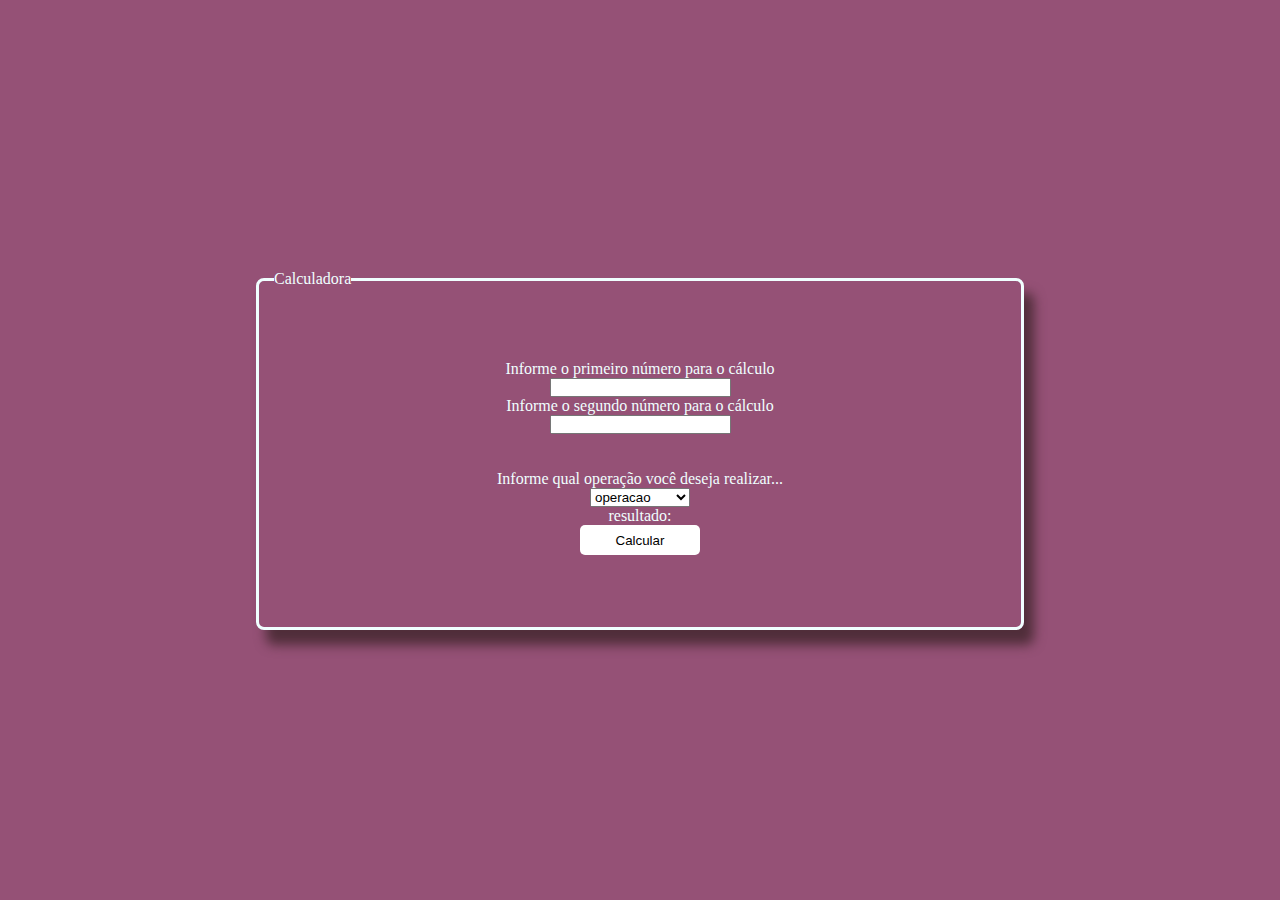
<file: Calculadora/index.html>
<!DOCTYPE html>
<html lang="pt-BR">
<head>
    <meta charset="UTF-8">
    <meta name="viewport" content="width=device-width, initial-scale=1.0">
    <title>Calculadora</title>
    <link rel="stylesheet" href="./style.css">
    <script src="./script.js"></script>
</head>
<body style="background-color: rgb(149, 81, 118);">
  
    <section class="flex-form">
        <form action="" class="form" onsubmit="calcular()">
            <fieldset class="info-flex">
                <legend>Calculadora</legend>

                <label for="">Informe o primeiro número para o cálculo</label>
                <input type="number" name="num1" id="num1">
                <label for="">Informe o segundo número para o cálculo</label>
                <input type="number" name="num2" id="num2">

                <br><br>

                <label for="">Informe qual operação você deseja realizar...</label>

                <select name="operacao" id="operacao">
                    <option value="operacao" selected disabled>operacao</option>
                    <option value="soma">soma</option>
                    <option value="subtracao">subtracao</option>
                    <option value="multiplicacao">multiplicacao</option>
                    <option value="divisao">divisao</option>
                </select>

                <p>resultado: <strong id="resultado"></strong></p>

                <button>Calcular</button>

            </fieldset>
        </form>
    </section>
</body>
</html>
</file>
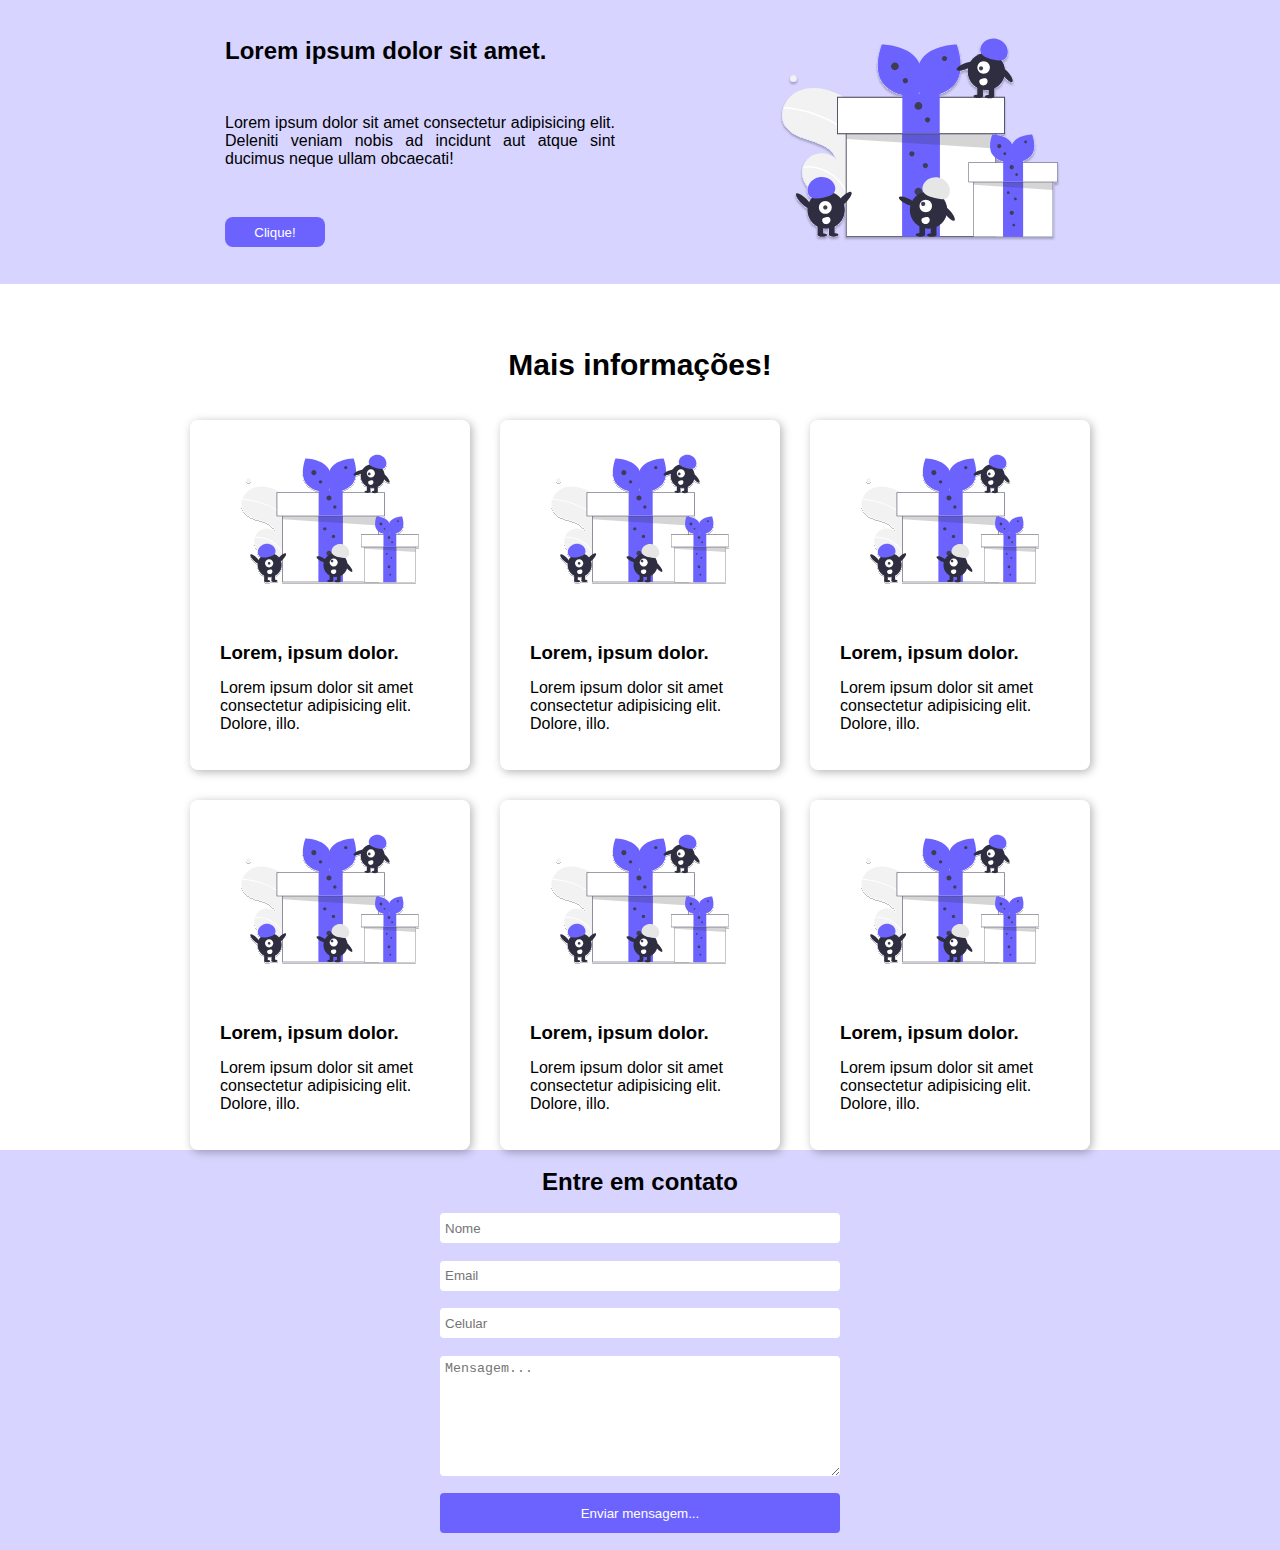
<file: figmaPage/index.html>
<!DOCTYPE html>
<html lang="pt-BR">
<head>
    <meta charset="UTF-8">
    <meta name="viewport" content="width=device-width, initial-scale=1.0">
    <title>Página Figma</title>
    <link rel="stylesheet" href="./style.css">
</head>
<body>
    <header>
        <section class="container-grid container-flex-header">
            <div class="container-flex-header__info">
                <h2>
                    Lorem ipsum dolor sit amet.
                </h2>
                <p>
                    Lorem ipsum dolor sit amet consectetur adipisicing elit. 
                    Deleniti veniam nobis ad incidunt aut atque sint ducimus 
                    neque ullam obcaecati!
                </p>
                <button type="button">
                    Clique!
                </button>
            </div>
            <div class="container-flex-header__img">  
                <img src="./assets/icons/imagem.svg" alt="Imagem de presente">
            </div>
        </section>
    </header>
    <main>
        <h1 class="container-flex-main__more-info">
            Mais informações!
        </h1>
        <section class="container-grid container-flex-main">
            <div class="container-flex-main__cards-flex">
                <div class="container-flex-main__img">
                    <img src="./assets/icons/imagem.svg" alt="">
                </div>
                <div class="container-flex-main__cards-info">
                    <h3>
                        Lorem, ipsum dolor.
                    </h3>
                    <p>
                        Lorem ipsum dolor sit amet consectetur adipisicing elit. 
                        Dolore, illo.
                    </p>
                </div>
            </div>
            <div class="container-flex-main__cards-flex">
                <div class="container-flex-main__img">
                    <img src="./assets/icons/imagem.svg" alt="">
                </div>
                <div class="container-flex-main__cards-info">
                    <h3>
                        Lorem, ipsum dolor.
                    </h3>
                    <p>
                        Lorem ipsum dolor sit amet consectetur adipisicing elit. 
                        Dolore, illo.
                    </p>
                </div>
            </div>
            <div class="container-flex-main__cards-flex">
                <div class="container-flex-main__img">
                    <img src="./assets/icons/imagem.svg" alt="">
                </div>
                <div class="container-flex-main__cards-info">
                    <h3>
                        Lorem, ipsum dolor.
                    </h3>
                    <p>
                        Lorem ipsum dolor sit amet consectetur adipisicing elit. 
                        Dolore, illo.
                    </p>
                </div>
            </div>
            <div class="container-flex-main__cards-flex">
                <div class="container-flex-main__img">
                    <img src="./assets/icons/imagem.svg" alt="">
                </div>
                <div class="container-flex-main__cards-info">
                    <h3>
                        Lorem, ipsum dolor.
                    </h3>
                    <p>
                        Lorem ipsum dolor sit amet consectetur adipisicing elit. Dolore, illo.
                    </p>
                </div>
            </div>
            <div class="container-flex-main__cards-flex">
                <div class="container-flex-main__img">
                    <img src="./assets/icons/imagem.svg" alt="">
                </div>
                <div class="container-flex-main__cards-info">
                    <h3>
                        Lorem, ipsum dolor.
                    </h3>
                    <p>
                        Lorem ipsum dolor sit amet consectetur adipisicing elit. Dolore, illo.
                    </p>
                </div>
            </div>
            <div class="container-flex-main__cards-flex">
                <div class="container-flex-main__img">
                    <img src="./assets/icons/imagem.svg" alt="">
                </div>
                <div class="container-flex-main__cards-info">
                    <h3>
                        Lorem, ipsum dolor.
                    </h3>
                    <p>
                        Lorem ipsum dolor sit amet consectetur adipisicing elit. Dolore, illo.
                    </p>
                </div>
            </div>
        </section>
    </main>
    <footer>
        <section class="container-grid container-flex-footer">
            <div class="container-flex-footer__flex-info">
                <h2>
                    Entre em contato
                </h2>
                <form action="" class="container-flex-footer__form">
                    <input type="text" placeholder="Nome">
                    <input type="email" placeholder="Email">
                    <input type="tel" placeholder="Celular">
                    <textarea name="" id="" cols="30" rows="10" placeholder="Mensagem..."></textarea>

                    <button type="button" class="container-flex-footer__button">
                        Enviar mensagem...
                    </button>
                </form>
            </div>
        </section>
    </footer>
</body>
</html>
</file>
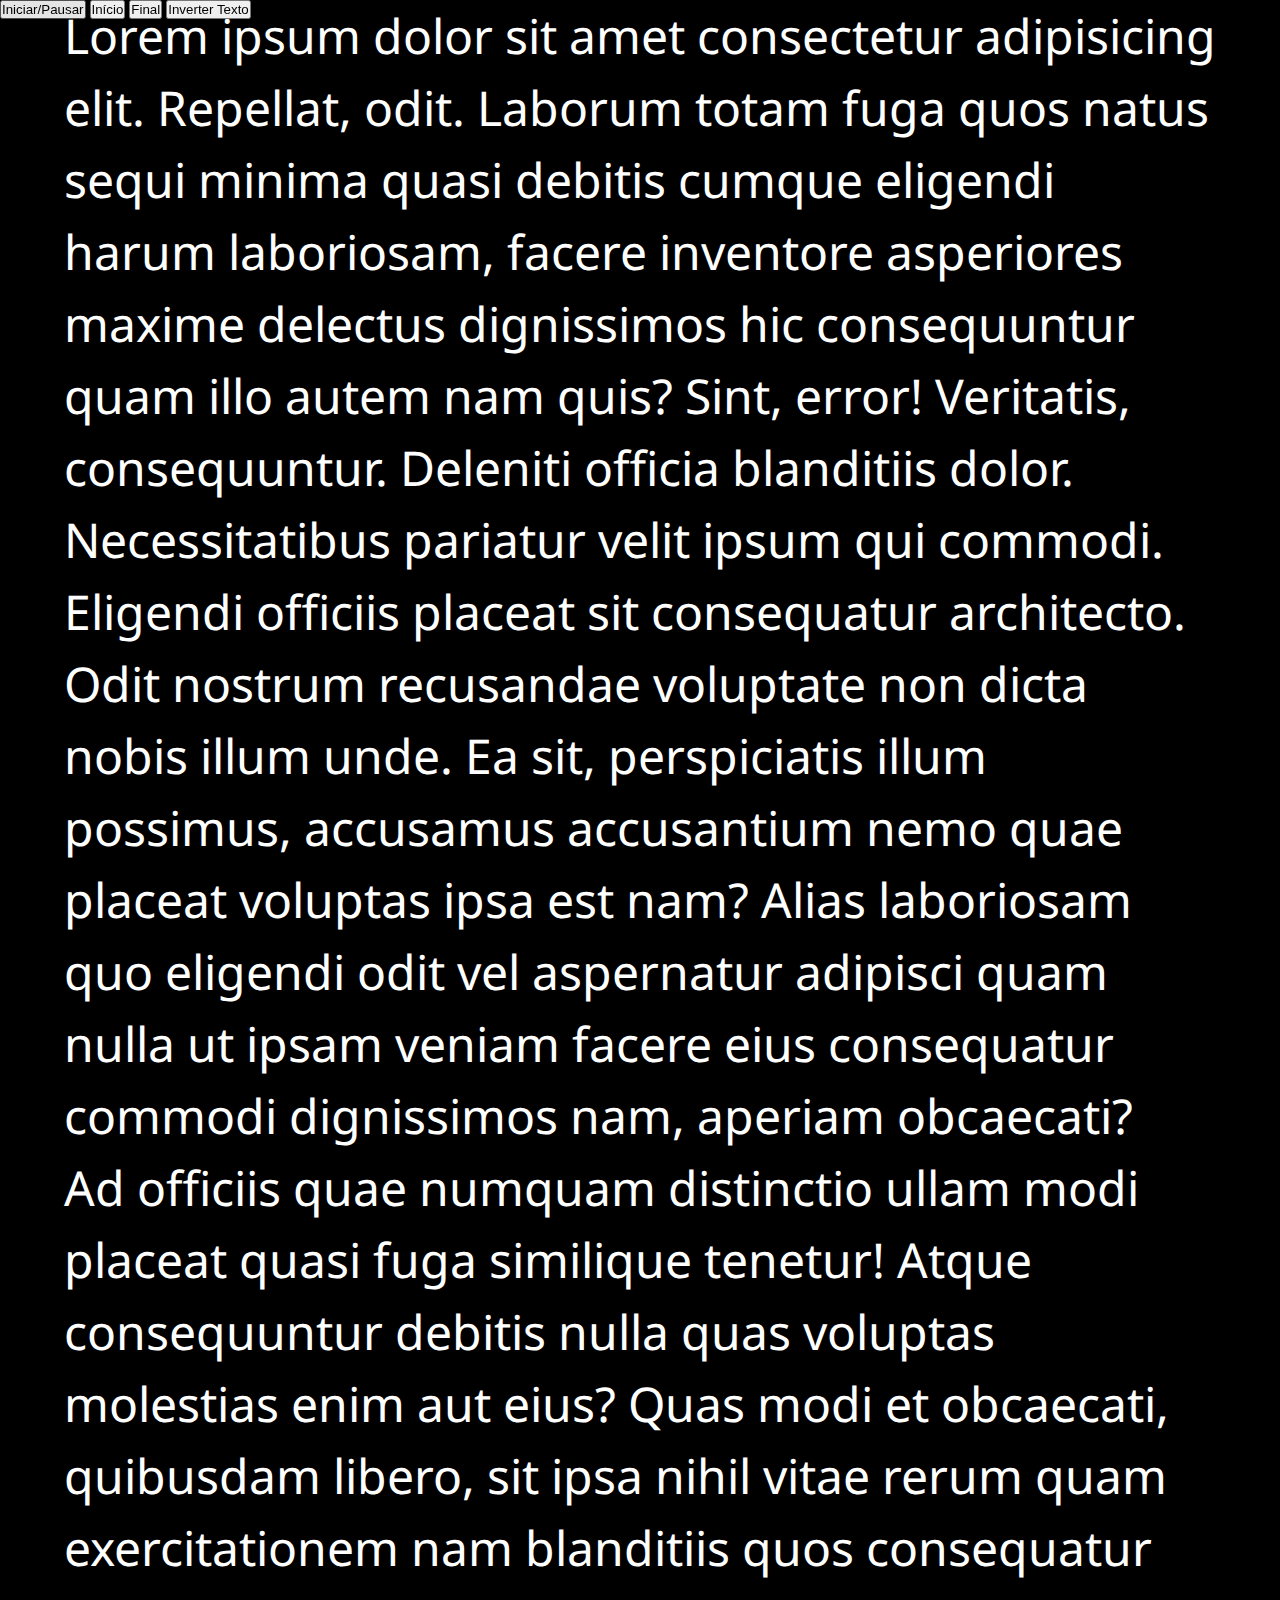
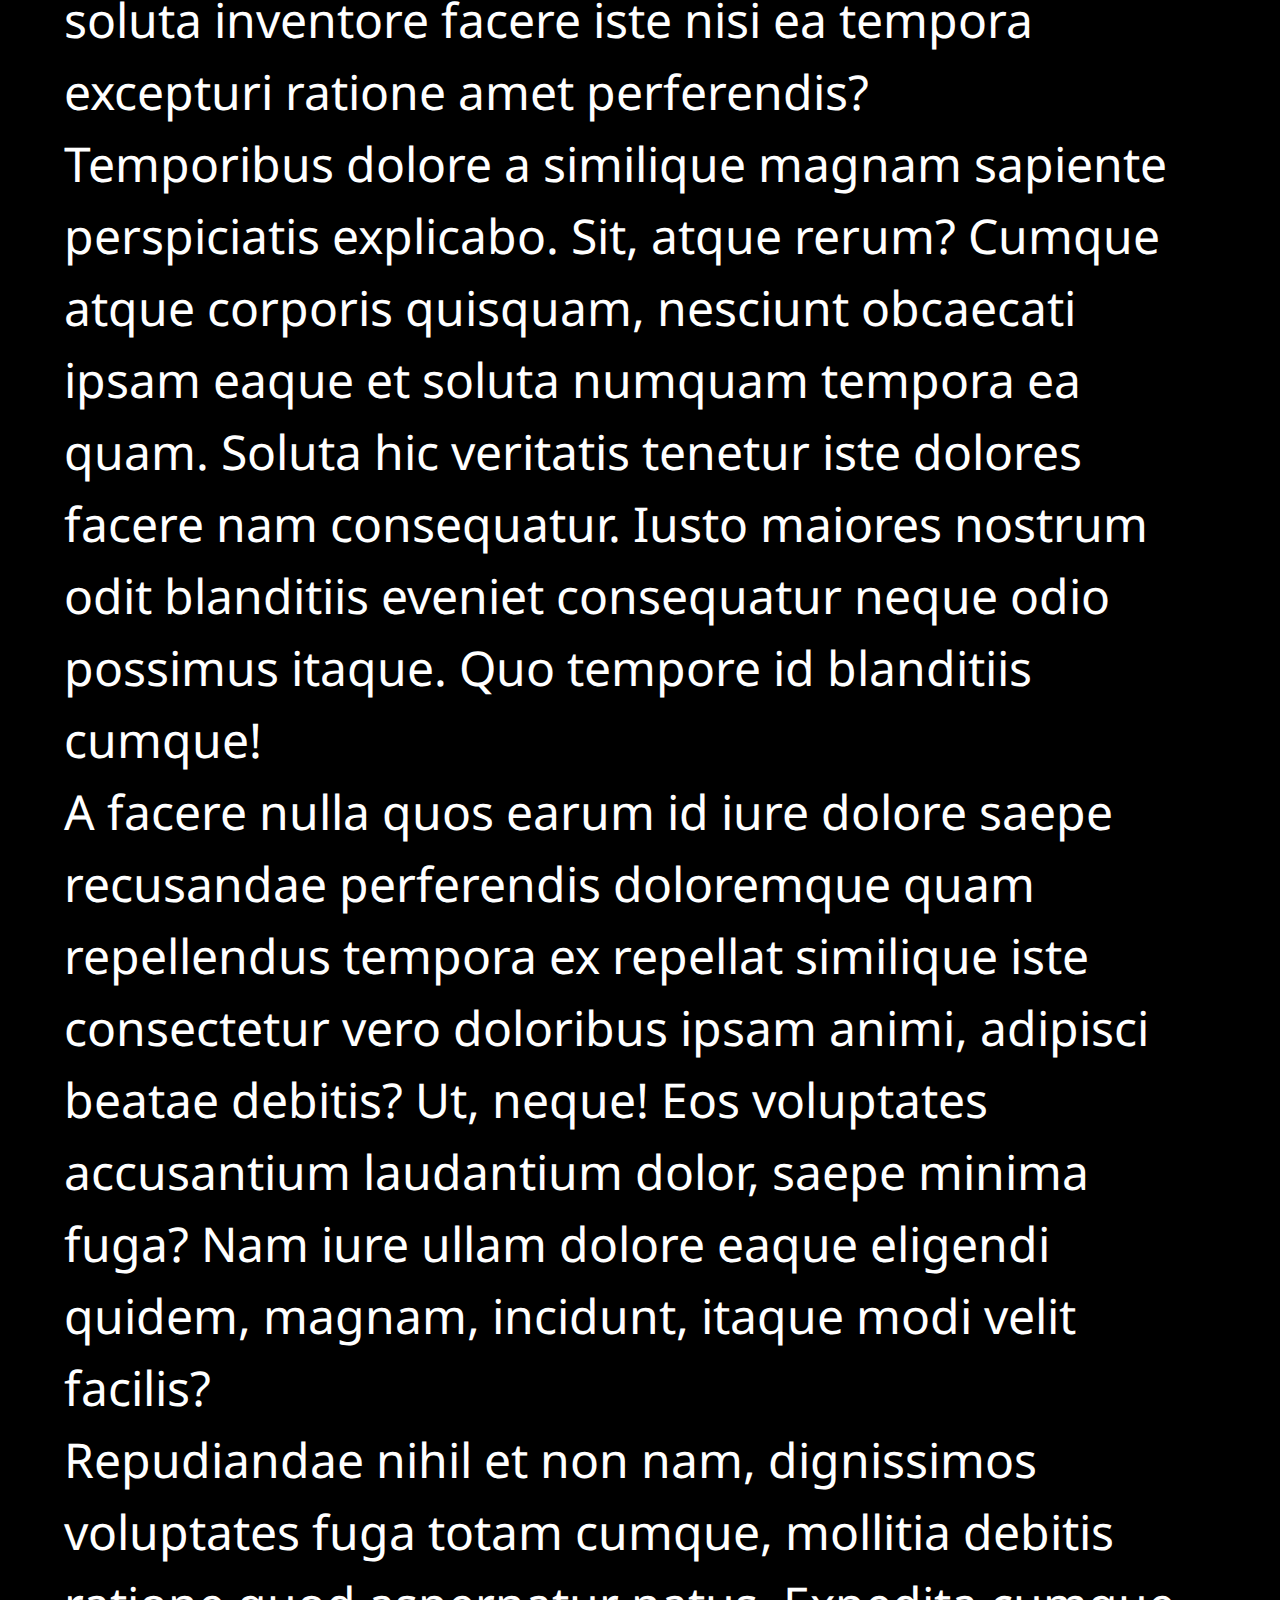
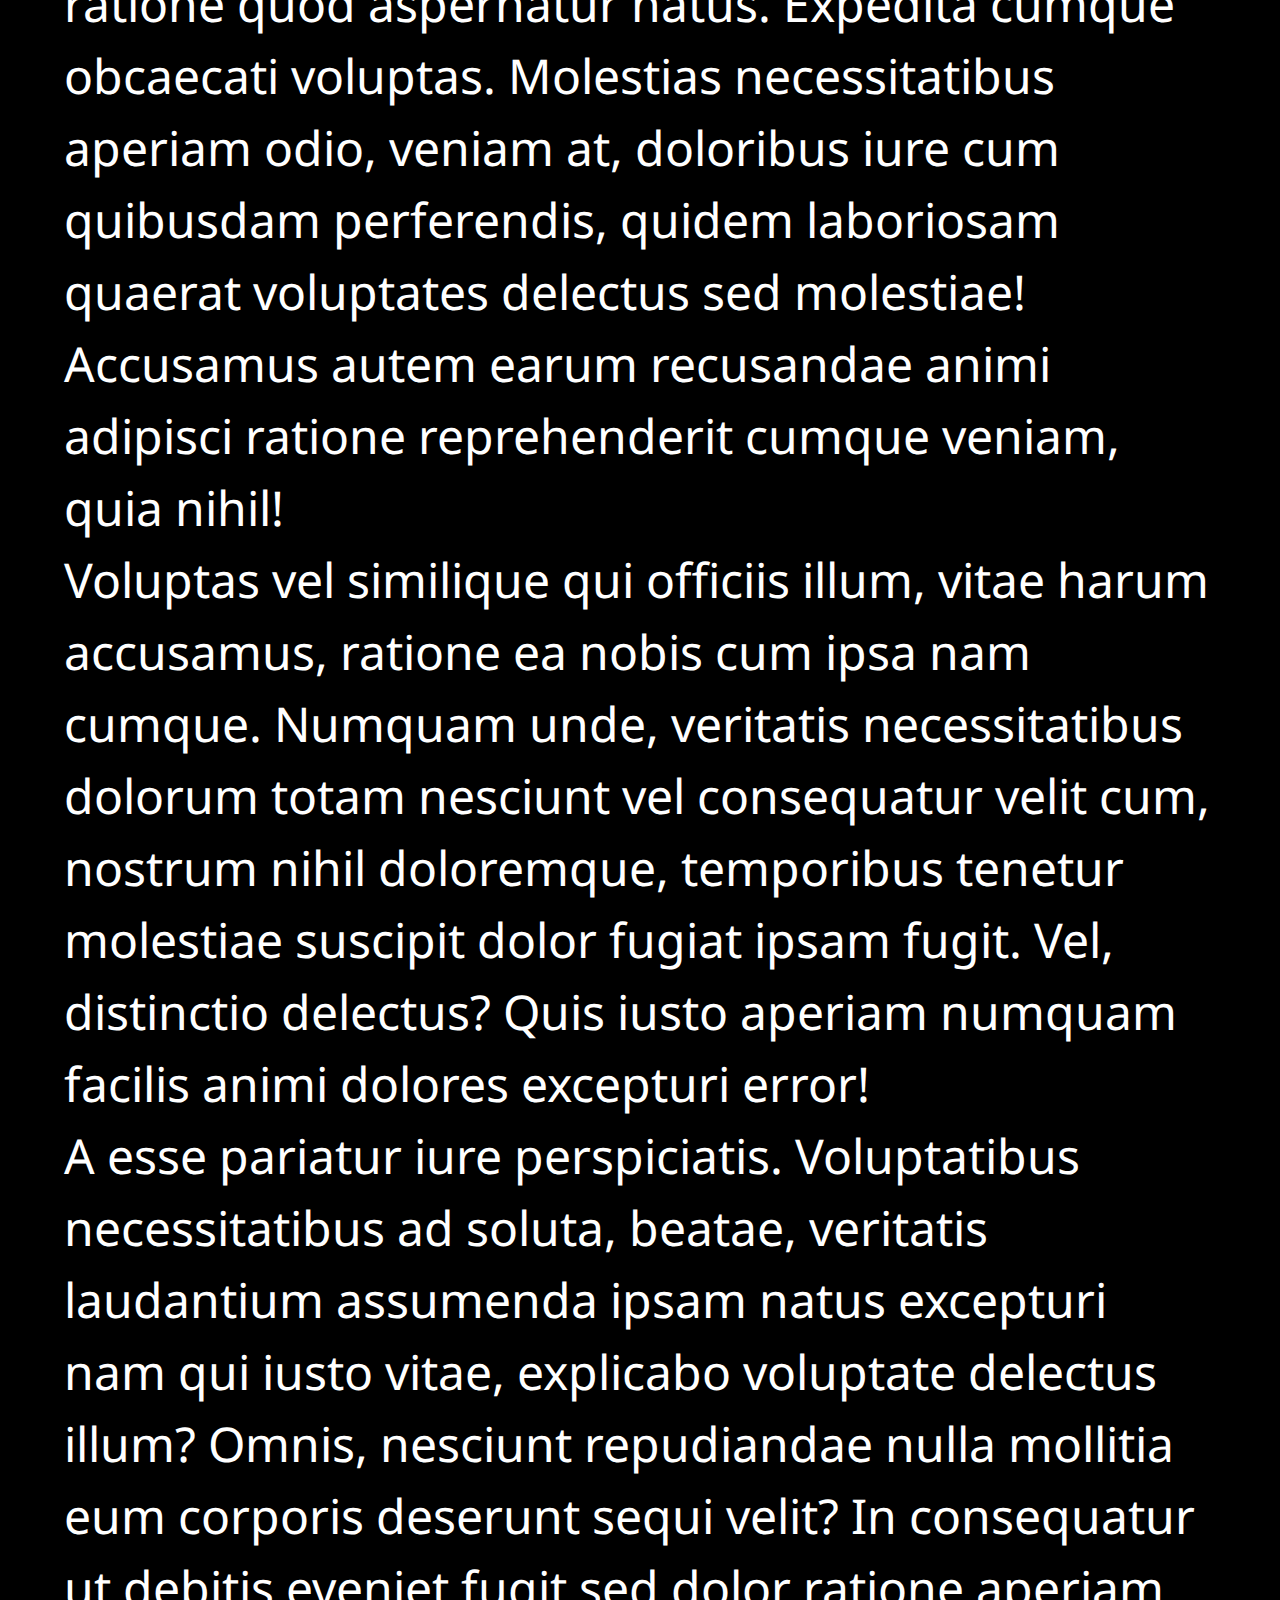
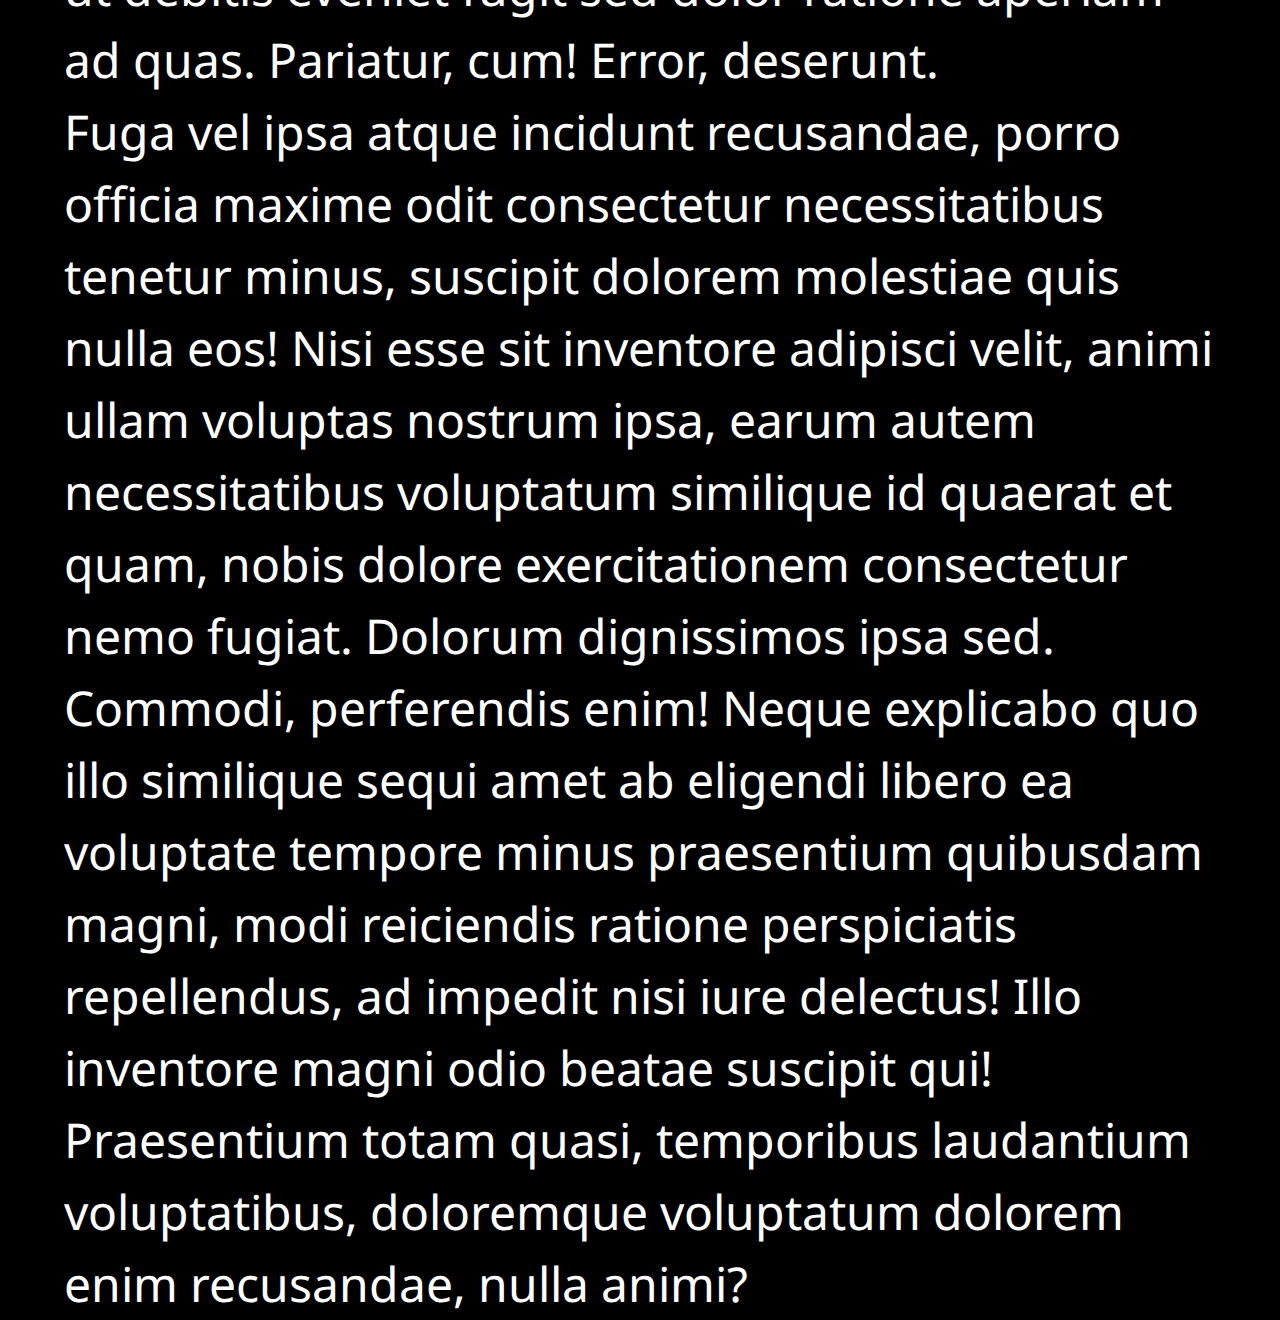
<file: JoaoRoccella/index.html>
<!DOCTYPE html>
<html lang="pt-BR">

<head>
    <meta charset="UTF-8">
    <meta name="viewport" content="width=device-width, initial-scale=1.0">
    <meta name="author" content="Joao Roccella">
    <title>Teleprompter JS</title>
    <style>
        @import url('https://fonts.googleapis.com/css2?family=Noto+Sans:ital,wght@0,100..900;1,100..900&display=swap');

        * {
            margin: 0;
            padding: 0;
        }

        :root {
            --cor-fundo: #000;
            --cor-primaria: #fff;
            /* scroll-behavior: smooth; */
        }

        body {
            background-color: var(--cor-fundo);
        }

        #texto {
            width: 90%;
            margin: auto;
            background-color: var(--cor-fundo);
        }

        #texto p {
            font-size: 3rem;
            font-family: 'Noto Sans', sans-serif;
            color: var(--cor-primaria);
            line-height: 1.5;
        }

        .texto-normal {
            transform: scale(1, 1);
            transition: all .3s;
        }

        .texto-invertido {
            -moz-transform: scale(-1, 1);
            -webkit-transform: scale(-1, 1);
            -o-transform: scale(-1, 1);
            -ms-transform: scale(-1, 1);
            transform: scale(-1, 1);
            transition: all .3s;
        }

        #controles {
            position: fixed;
            top: 0;
            left: 0;
            width: 100%;
            z-index: 1;
        }
    </style>
</head>

<body>
    <div id="controles">
        <button type="button" onclick="toggleAutoScroll()">Iniciar/Pausar</button>
        <button type="button" onclick="vaiParaInicio()">Início</button>
        <button type="button" onclick="vaiParaFinal()">Final</button>
        <button type="button" onclick="inverteTexto()">Inverter Texto</button>
    </div>
    <div id="texto">
        <p class="texto-normal">Lorem ipsum dolor sit amet consectetur adipisicing elit. Repellat, odit. Laborum totam fuga quos natus sequi
            minima quasi debitis cumque eligendi harum laboriosam, facere inventore asperiores maxime delectus
            dignissimos hic consequuntur quam illo autem nam quis? Sint, error! Veritatis, consequuntur. Deleniti
            officia blanditiis dolor. Necessitatibus pariatur velit ipsum qui commodi.</p>
        <p class="texto-normal">Eligendi officiis placeat sit consequatur architecto. Odit nostrum recusandae voluptate non dicta nobis illum
            unde. Ea sit, perspiciatis illum possimus, accusamus accusantium nemo quae placeat voluptas ipsa est nam?
            Alias laboriosam quo eligendi odit vel aspernatur adipisci quam nulla ut ipsam veniam facere eius
            consequatur commodi dignissimos nam, aperiam obcaecati?</p>
        <p class="texto-normal">Ad officiis quae numquam distinctio ullam modi placeat quasi fuga similique tenetur! Atque consequuntur
            debitis nulla quas voluptas molestias enim aut eius? Quas modi et obcaecati, quibusdam libero, sit ipsa
            nihil vitae rerum quam exercitationem nam blanditiis quos consequatur soluta inventore facere iste nisi ea
            tempora excepturi ratione amet perferendis?</p>
        <p class="texto-normal">Temporibus dolore a similique magnam sapiente perspiciatis explicabo. Sit, atque rerum? Cumque atque corporis
            quisquam, nesciunt obcaecati ipsam eaque et soluta numquam tempora ea quam. Soluta hic veritatis tenetur
            iste dolores facere nam consequatur. Iusto maiores nostrum odit blanditiis eveniet consequatur neque odio
            possimus itaque. Quo tempore id blanditiis cumque!</p>
        <p class="texto-normal">A facere nulla quos earum id iure dolore saepe recusandae perferendis doloremque quam repellendus tempora ex
            repellat similique iste consectetur vero doloribus ipsam animi, adipisci beatae debitis? Ut, neque! Eos
            voluptates accusantium laudantium dolor, saepe minima fuga? Nam iure ullam dolore eaque eligendi quidem,
            magnam, incidunt, itaque modi velit facilis?</p>
        <p class="texto-normal">Repudiandae nihil et non nam, dignissimos voluptates fuga totam cumque, mollitia debitis ratione quod
            aspernatur natus. Expedita cumque obcaecati voluptas. Molestias necessitatibus aperiam odio, veniam at,
            doloribus iure cum quibusdam perferendis, quidem laboriosam quaerat voluptates delectus sed molestiae!
            Accusamus autem earum recusandae animi adipisci ratione reprehenderit cumque veniam, quia nihil!</p>
        <p class="texto-normal">Voluptas vel similique qui officiis illum, vitae harum accusamus, ratione ea nobis cum ipsa nam cumque.
            Numquam unde, veritatis necessitatibus dolorum totam nesciunt vel consequatur velit cum, nostrum nihil
            doloremque, temporibus tenetur molestiae suscipit dolor fugiat ipsam fugit. Vel, distinctio delectus? Quis
            iusto aperiam numquam facilis animi dolores excepturi error!</p>
        <p class="texto-normal">A esse pariatur iure perspiciatis. Voluptatibus necessitatibus ad soluta, beatae, veritatis laudantium
            assumenda ipsam natus excepturi nam qui iusto vitae, explicabo voluptate delectus illum? Omnis, nesciunt
            repudiandae nulla mollitia eum corporis deserunt sequi velit? In consequatur ut debitis eveniet fugit sed
            dolor ratione aperiam ad quas. Pariatur, cum! Error, deserunt.</p>
        <p class="texto-normal">Fuga vel ipsa atque incidunt recusandae, porro officia maxime odit consectetur necessitatibus tenetur minus,
            suscipit dolorem molestiae quis nulla eos! Nisi esse sit inventore adipisci velit, animi ullam voluptas
            nostrum ipsa, earum autem necessitatibus voluptatum similique id quaerat et quam, nobis dolore
            exercitationem consectetur nemo fugiat. Dolorum dignissimos ipsa sed.</p>
        <p class="texto-normal">Commodi, perferendis enim! Neque explicabo quo illo similique sequi amet ab eligendi libero ea voluptate
            tempore minus praesentium quibusdam magni, modi reiciendis ratione perspiciatis repellendus, ad impedit nisi
            iure delectus! Illo inventore magni odio beatae suscipit qui! Praesentium totam quasi, temporibus laudantium
            voluptatibus, doloremque voluptatum dolorem enim recusandae, nulla animi?</p>
    </div>

    <script>
        let autoScrollAtivo = false;

        const atraso = (ms = 0) => new Promise(resposta => setTimeout(resposta, ms));

        const autoScroll = async () => {

            const bodyElement = document.querySelector('body');

            if (!bodyElement) {
                console.error("Elemento 'body' não encontrado.");
                return;
            }

            const limiteScroll = bodyElement.clientHeight - window.innerHeight;

            while (document.documentElement.scrollTop < limiteScroll && autoScrollAtivo) {

                window.scrollBy(0, 1);
                await atraso(20);
            }

        }

        const vaiParaInicio = async () => {

            window.scrollTo({ top: 0, behavior: 'smooth' });

        }

        function vaiParaFinal() {

            const posicaoFinal = document.querySelector('body').clientHeight - window.innerHeight;

            window.scrollTo({ top: posicaoFinal, behavior: 'smooth' });

        }

        const toggleAutoScroll = () => {

            autoScrollAtivo = !autoScrollAtivo;

            if (autoScrollAtivo) {
                autoScroll();
            }
        }

        const inverteTexto = () => {
            document.querySelectorAll('#texto p').forEach(p => {
                p.classList.toggle('texto-invertido');
                p.classList.toggle('texto-normal');
            })
        }
    </script>
</body>

</html>
</file>
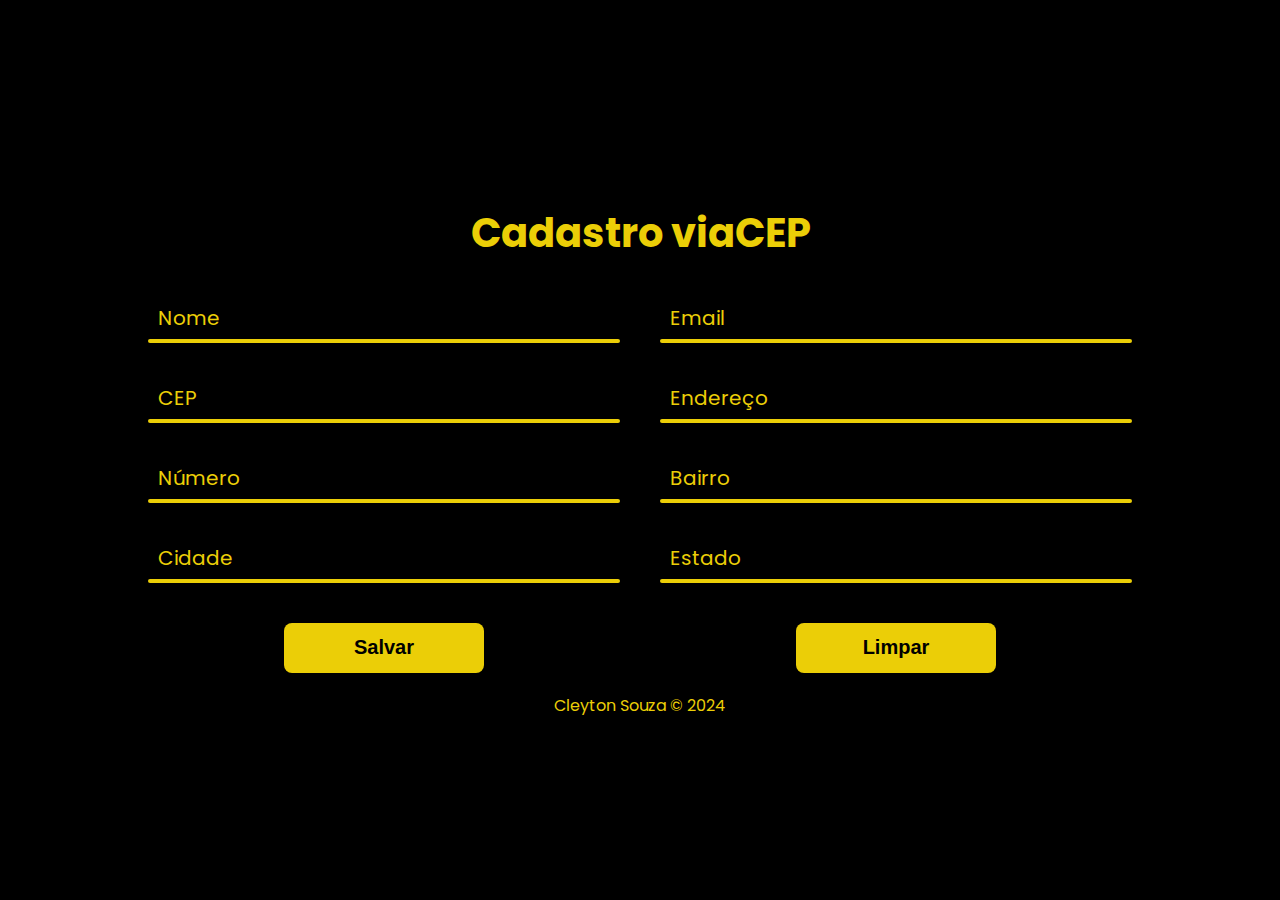
<file: ViaCEP/index.html>
<!DOCTYPE html>
<html lang="pt-BR">
<head>
    <meta charset="UTF-8">
    <meta name="viewport" content="width=device-width, initial-scale=1.0">
    <title>Via CEP Project</title>
    
    <link rel="stylesheet" href="./style.css">
</head>
<body>
    <main class="container">
        <h1 class="title">
            Cadastro viaCEP
        </h1>

            <section class="row">
                <div class="inputbox">
                    <input type="text>" id="nome" required>
                    <label for="nome"> Nome </label>
                </div>
                <div class="inputbox">
                    <input type="email" id="email" required>
                    <label for="email"> Email </label>
                </div>
            </section>
            <section class="row">
                <div class="inputbox">
                    <input type="text" id="cep" required>
                    <label for="cep"> CEP </label>
                </div>
                <div class="inputbox">
                    <input type="text" id="endereco" required>
                    <label for="endereco"> Endereço </label>
                </div>
            </section>
            <section class="row">
                <div class="inputbox">
                    <input type="text" id="numero" required>
                    <label for="numero"> Número </label>
                </div>
                <div class="inputbox">
                    <input type="text" id="bairro" required>
                    <label for="bairro"> Bairro </label>
                </div>
            </section>
            <section class="row">
                <div class="inputbox">
                    <input type="text" id="cidade" required>
                    <label for="cidade"> Cidade </label>
                </div>
                <div class="inputbox">
                    <input type="text" id="estado" required>
                    <label for="estado"> Estado </label>
                </div>
            </section>
            <section class="row">
            <div class="row">
                <button id="btn">
                    Salvar
                </button>
            </div>
        <script src="./script.js"></script>
            <div class="row">
                <button id="btn">
                    Limpar
                </button>
            </div>
            </section>
    </main>
    <footer>
        <p>
            Cleyton Souza &#169 2024 
        </p>
    </footer>
</body>
</html>

<!--  https://viacep.com.br/ws/03590160/json  -->
</file>
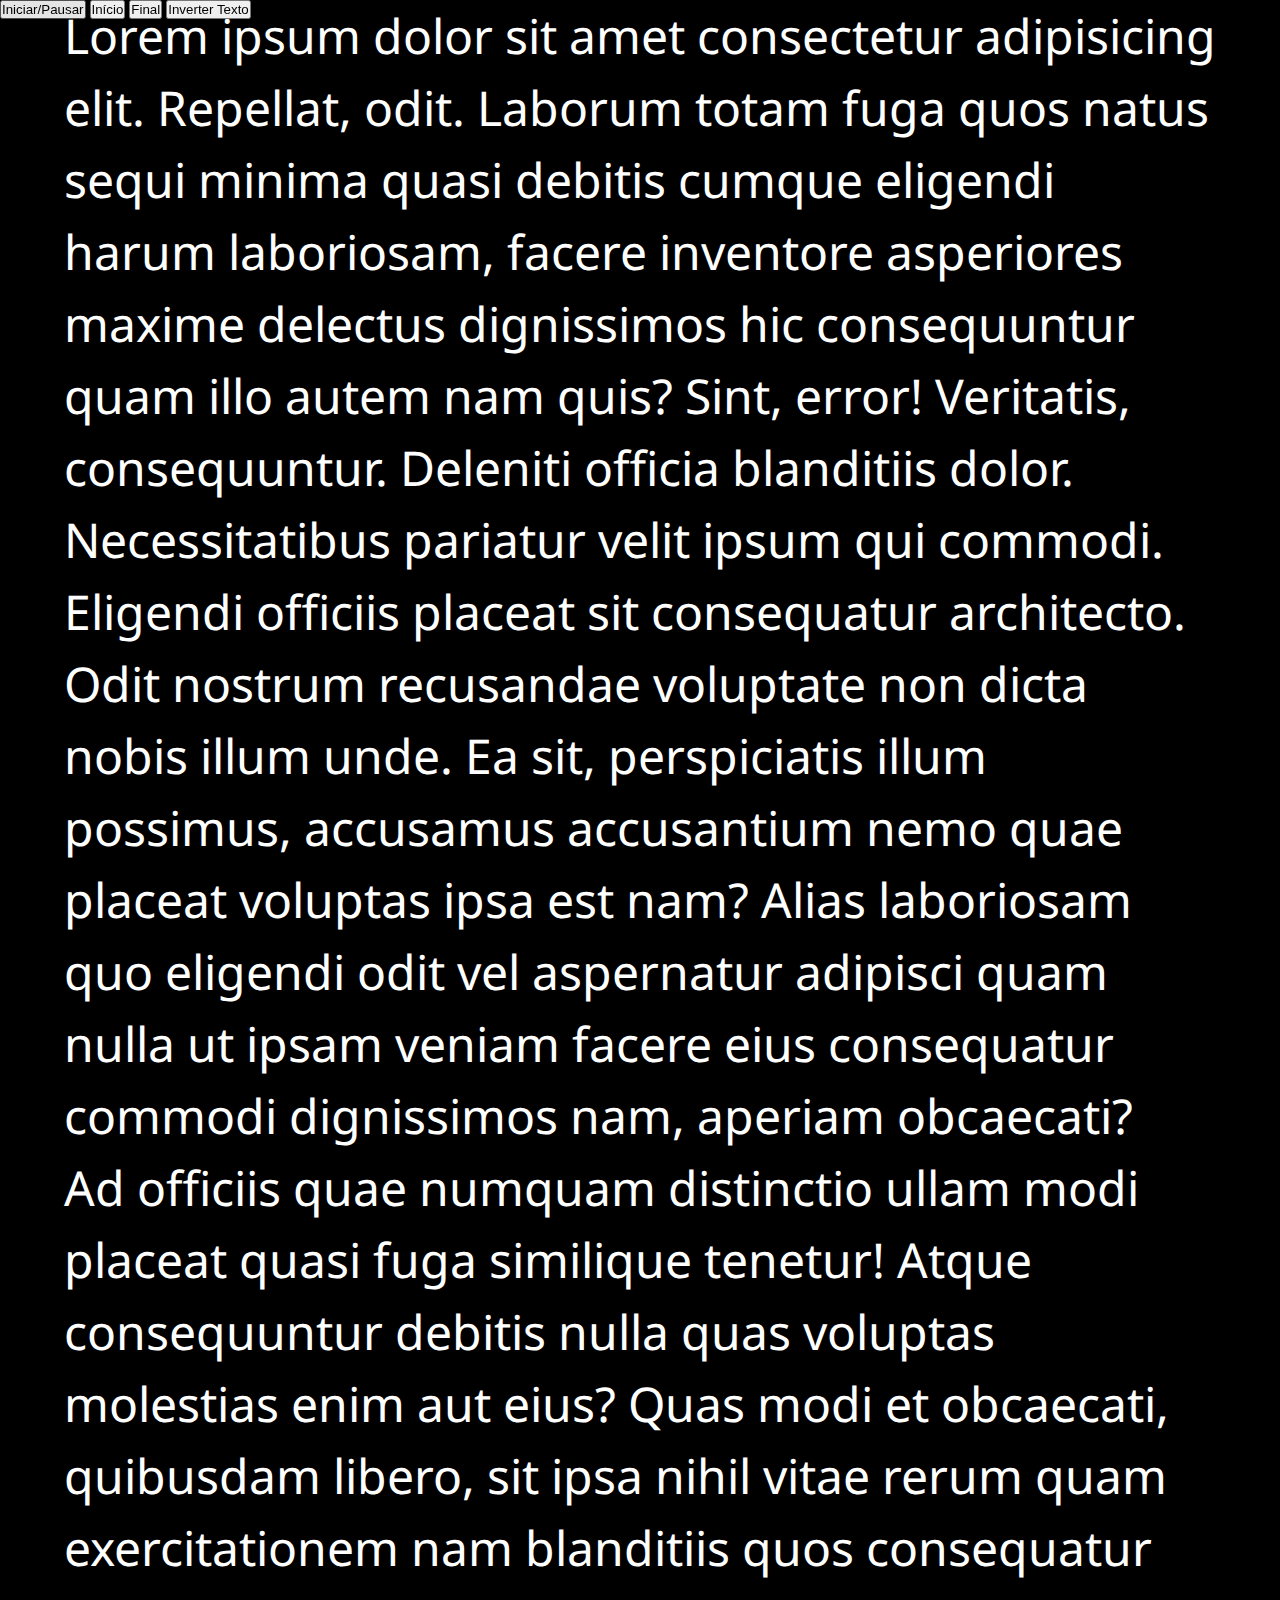
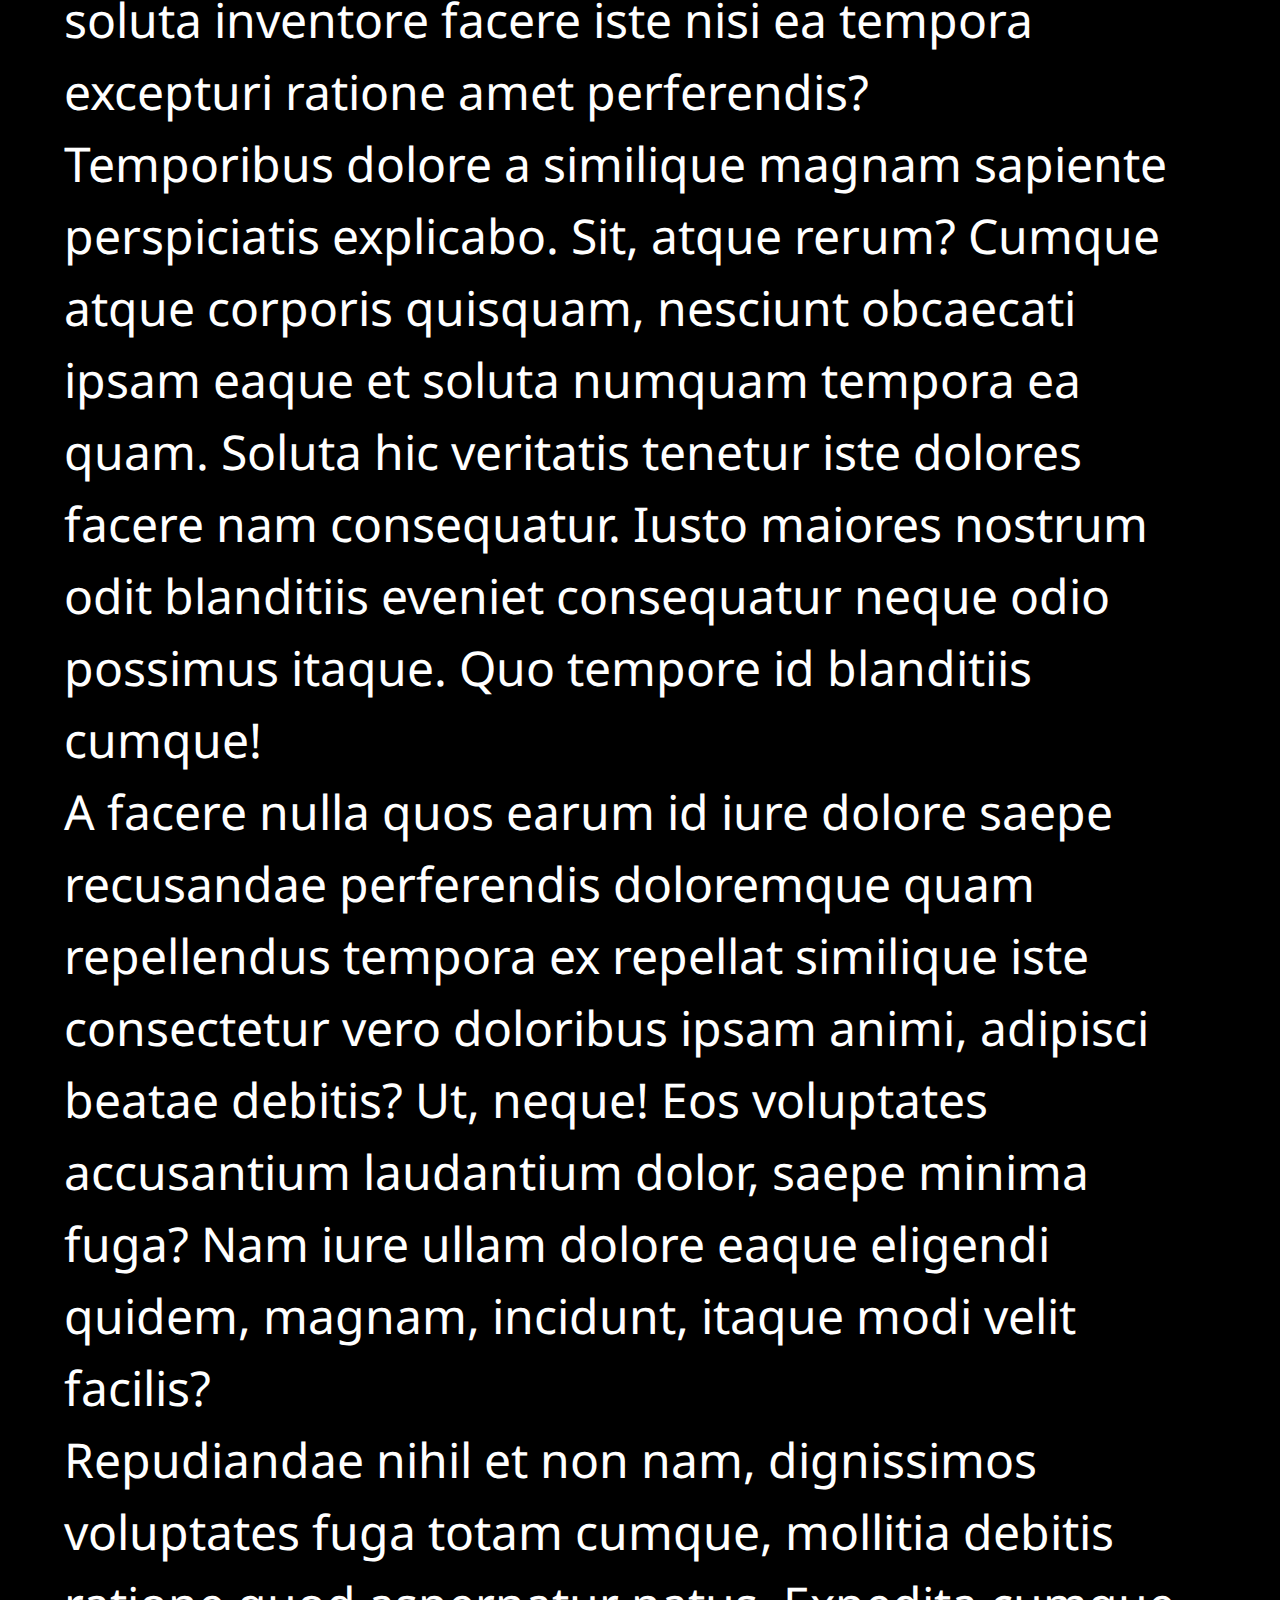
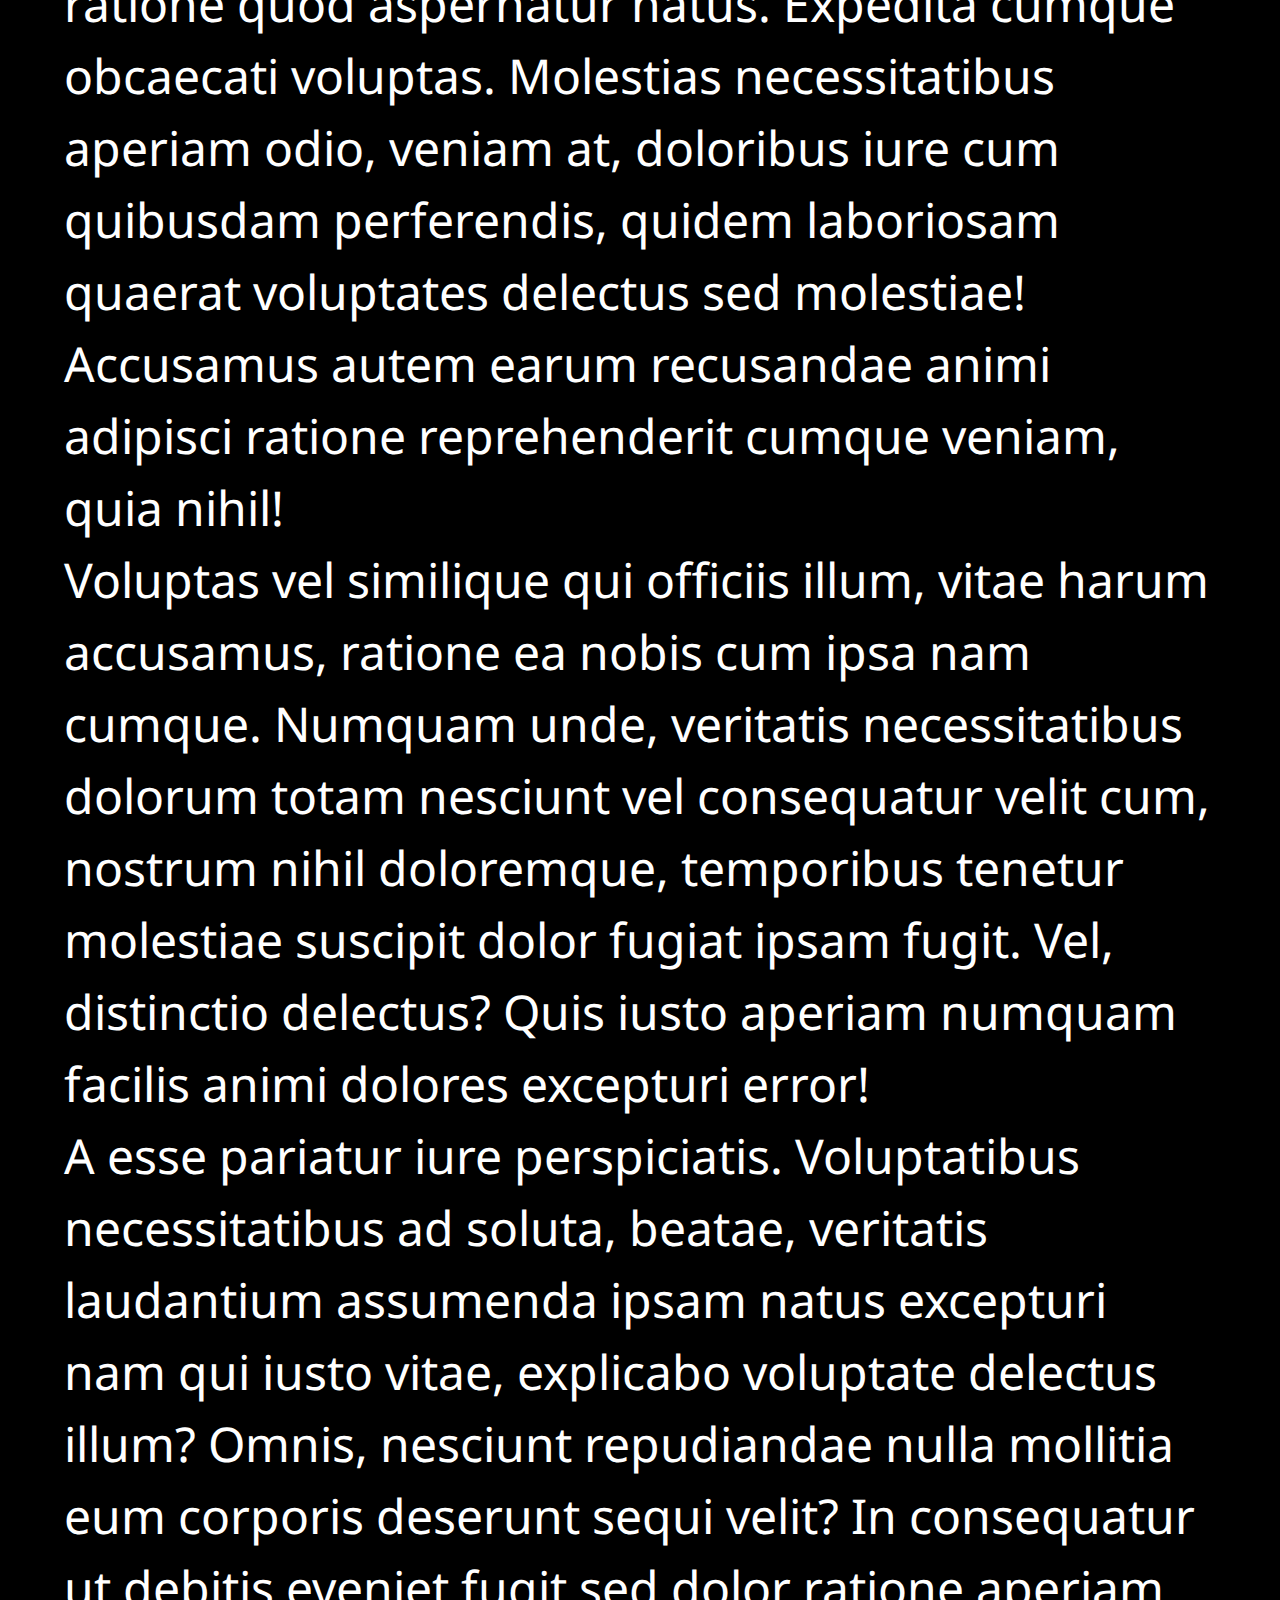
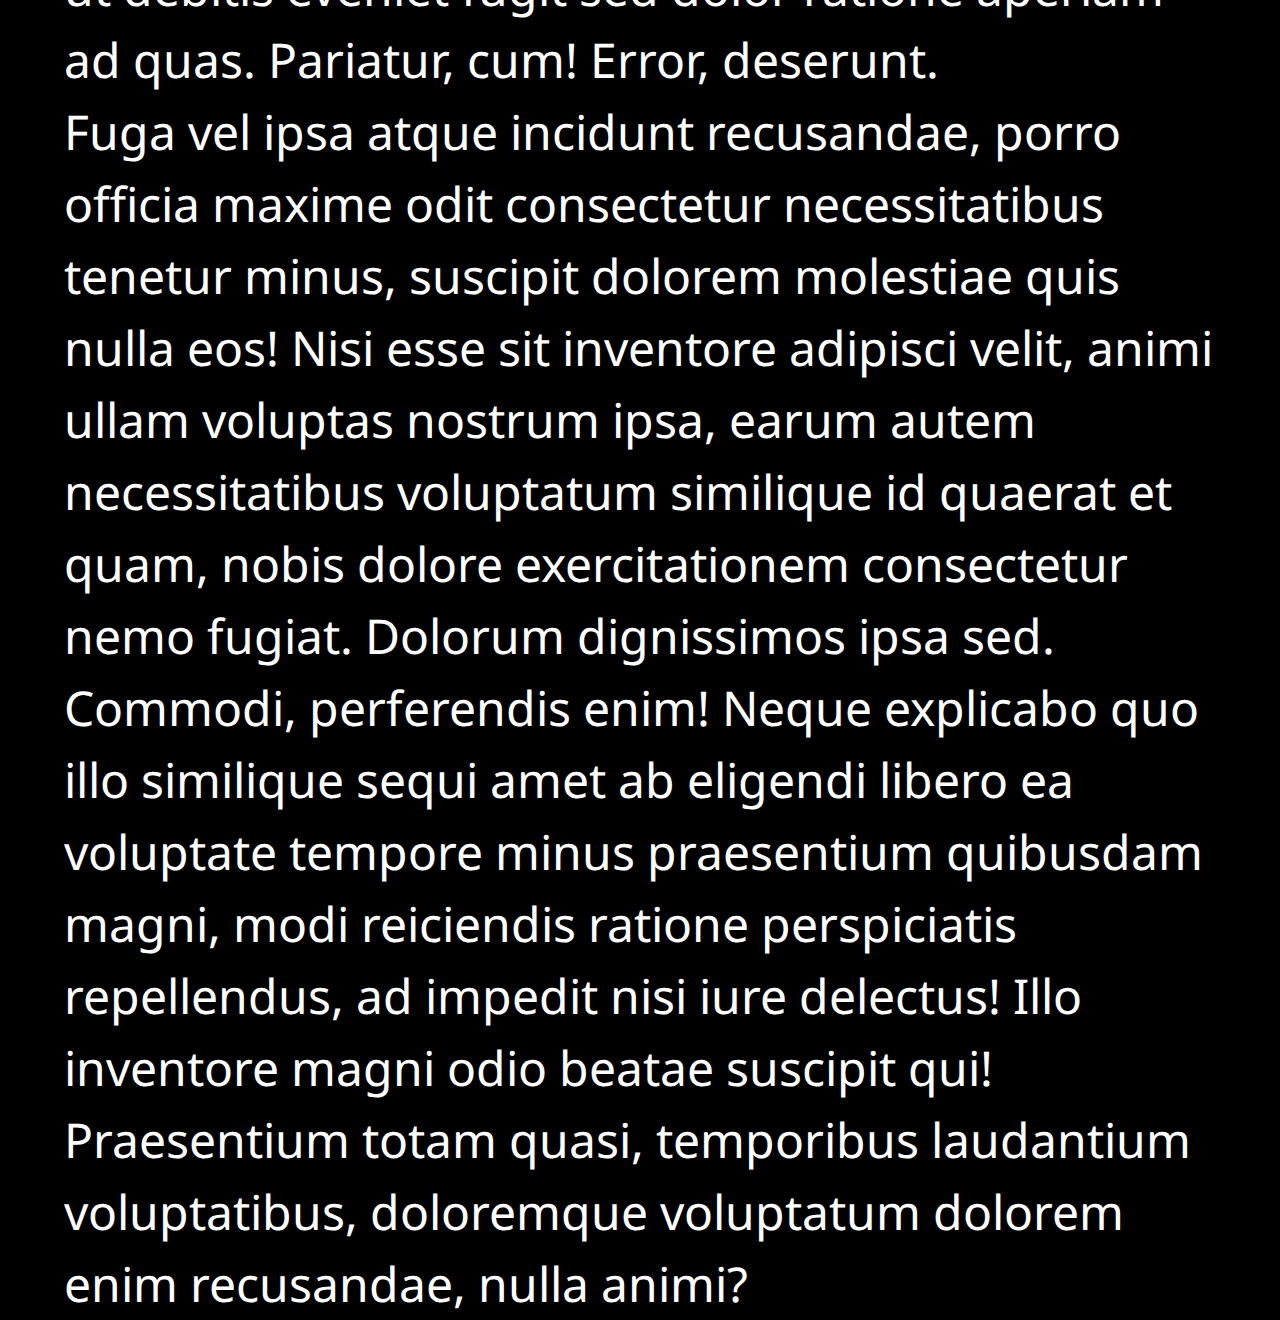
<file: JoaoRoccella/tele.html>
<!DOCTYPE html>
<html lang="pt-BR">

<head>
    <meta charset="UTF-8">
    <meta name="viewport" content="width=device-width, initial-scale=1.0">
    <meta name="author" content="Joao Roccella">
    <title>Teleprompter JS</title>
    <style>
        @import url('https://fonts.googleapis.com/css2?family=Noto+Sans:ital,wght@0,100..900;1,100..900&display=swap');

        * {
            margin: 0;
            padding: 0;
        }

        :root {
            --cor-fundo: #000;
            --cor-primaria: #fff;
            /* scroll-behavior: smooth; */
        }

        body {
            background-color: var(--cor-fundo);
        }

        #texto {
            width: 90%;
            margin: auto;
            background-color: var(--cor-fundo);
        }

        #texto p {
            font-size: 3rem;
            font-family: 'Noto Sans', sans-serif;
            color: var(--cor-primaria);
            line-height: 1.5;
        }

        .texto-normal {
            transform: scale(1, 1);
            transition: all .3s;
        }

        .texto-invertido {
            -moz-transform: scale(-1, 1);
            -webkit-transform: scale(-1, 1);
            -o-transform: scale(-1, 1);
            -ms-transform: scale(-1, 1);
            transform: scale(-1, 1);
            transition: all .3s;
        }

        #controles {
            position: fixed;
            top: 0;
            left: 0;
            width: 100%;
            z-index: 1;
        }
    </style>
</head>

<body>
    <div id="controles">
        <button type="button" onclick="toggleAutoScroll()">Iniciar/Pausar</button>
        <button type="button" onclick="vaiParaInicio()">Início</button>
        <button type="button" onclick="vaiParaFinal()">Final</button>
        <button type="button" onclick="inverteTexto()">Inverter Texto</button>
    </div>
    <div id="texto">
        <p class="texto-normal">Lorem ipsum dolor sit amet consectetur adipisicing elit. Repellat, odit. Laborum totam fuga quos natus sequi
            minima quasi debitis cumque eligendi harum laboriosam, facere inventore asperiores maxime delectus
            dignissimos hic consequuntur quam illo autem nam quis? Sint, error! Veritatis, consequuntur. Deleniti
            officia blanditiis dolor. Necessitatibus pariatur velit ipsum qui commodi.</p>
        <p class="texto-normal">Eligendi officiis placeat sit consequatur architecto. Odit nostrum recusandae voluptate non dicta nobis illum
            unde. Ea sit, perspiciatis illum possimus, accusamus accusantium nemo quae placeat voluptas ipsa est nam?
            Alias laboriosam quo eligendi odit vel aspernatur adipisci quam nulla ut ipsam veniam facere eius
            consequatur commodi dignissimos nam, aperiam obcaecati?</p>
        <p class="texto-normal">Ad officiis quae numquam distinctio ullam modi placeat quasi fuga similique tenetur! Atque consequuntur
            debitis nulla quas voluptas molestias enim aut eius? Quas modi et obcaecati, quibusdam libero, sit ipsa
            nihil vitae rerum quam exercitationem nam blanditiis quos consequatur soluta inventore facere iste nisi ea
            tempora excepturi ratione amet perferendis?</p>
        <p class="texto-normal">Temporibus dolore a similique magnam sapiente perspiciatis explicabo. Sit, atque rerum? Cumque atque corporis
            quisquam, nesciunt obcaecati ipsam eaque et soluta numquam tempora ea quam. Soluta hic veritatis tenetur
            iste dolores facere nam consequatur. Iusto maiores nostrum odit blanditiis eveniet consequatur neque odio
            possimus itaque. Quo tempore id blanditiis cumque!</p>
        <p class="texto-normal">A facere nulla quos earum id iure dolore saepe recusandae perferendis doloremque quam repellendus tempora ex
            repellat similique iste consectetur vero doloribus ipsam animi, adipisci beatae debitis? Ut, neque! Eos
            voluptates accusantium laudantium dolor, saepe minima fuga? Nam iure ullam dolore eaque eligendi quidem,
            magnam, incidunt, itaque modi velit facilis?</p>
        <p class="texto-normal">Repudiandae nihil et non nam, dignissimos voluptates fuga totam cumque, mollitia debitis ratione quod
            aspernatur natus. Expedita cumque obcaecati voluptas. Molestias necessitatibus aperiam odio, veniam at,
            doloribus iure cum quibusdam perferendis, quidem laboriosam quaerat voluptates delectus sed molestiae!
            Accusamus autem earum recusandae animi adipisci ratione reprehenderit cumque veniam, quia nihil!</p>
        <p class="texto-normal">Voluptas vel similique qui officiis illum, vitae harum accusamus, ratione ea nobis cum ipsa nam cumque.
            Numquam unde, veritatis necessitatibus dolorum totam nesciunt vel consequatur velit cum, nostrum nihil
            doloremque, temporibus tenetur molestiae suscipit dolor fugiat ipsam fugit. Vel, distinctio delectus? Quis
            iusto aperiam numquam facilis animi dolores excepturi error!</p>
        <p class="texto-normal">A esse pariatur iure perspiciatis. Voluptatibus necessitatibus ad soluta, beatae, veritatis laudantium
            assumenda ipsam natus excepturi nam qui iusto vitae, explicabo voluptate delectus illum? Omnis, nesciunt
            repudiandae nulla mollitia eum corporis deserunt sequi velit? In consequatur ut debitis eveniet fugit sed
            dolor ratione aperiam ad quas. Pariatur, cum! Error, deserunt.</p>
        <p class="texto-normal">Fuga vel ipsa atque incidunt recusandae, porro officia maxime odit consectetur necessitatibus tenetur minus,
            suscipit dolorem molestiae quis nulla eos! Nisi esse sit inventore adipisci velit, animi ullam voluptas
            nostrum ipsa, earum autem necessitatibus voluptatum similique id quaerat et quam, nobis dolore
            exercitationem consectetur nemo fugiat. Dolorum dignissimos ipsa sed.</p>
        <p class="texto-normal">Commodi, perferendis enim! Neque explicabo quo illo similique sequi amet ab eligendi libero ea voluptate
            tempore minus praesentium quibusdam magni, modi reiciendis ratione perspiciatis repellendus, ad impedit nisi
            iure delectus! Illo inventore magni odio beatae suscipit qui! Praesentium totam quasi, temporibus laudantium
            voluptatibus, doloremque voluptatum dolorem enim recusandae, nulla animi?</p>
    </div>

    <script>
        let autoScrollAtivo = false;

        const atraso = (ms = 0) => new Promise(resposta => setTimeout(resposta, ms));

        const autoScroll = async () => {

            const bodyElement = document.querySelector('body');

            if (!bodyElement) {
                console.error("Elemento 'body' não encontrado.");
                return;
            }

            const limiteScroll = bodyElement.clientHeight - window.innerHeight;

            while (document.documentElement.scrollTop < limiteScroll && autoScrollAtivo) {

                window.scrollBy(0, 1);
                await atraso(20);
            }

        }

        const vaiParaInicio = async () => {

            window.scrollTo({ top: 0, behavior: 'smooth' });

        }

        function vaiParaFinal() {

            const posicaoFinal = document.querySelector('body').clientHeight - window.innerHeight;

            window.scrollTo({ top: posicaoFinal, behavior: 'smooth' });

        }

        const toggleAutoScroll = () => {

            autoScrollAtivo = !autoScrollAtivo;

            if (autoScrollAtivo) {
                autoScroll();
            }
        }

        const inverteTexto = () => {
            document.querySelectorAll('#texto p').forEach(p => {
                p.classList.toggle('texto-invertido');
                p.classList.toggle('texto-normal');
            })
        }
    </script>
</body>

</html>
</file>
<file: Calculadora/style.css>
* {
    margin: 0;
    padding: 0;
    box-sizing: border-box;
}

.flex-form{
    display: flex;
    align-items: center;
    justify-content: center;
    height: 100vh;
}

fieldset {
    height: 40vh;
    width: 60vw;
    border: 3px solid azure;
    border-radius: 8px;
    padding: 15px;
    color: azure;
    box-shadow: 10px 15px 12px rgb(80, 46, 58);
}

fieldset>input {
    outline: none;
}


.info-flex {
    /* Responsável por realizar a estilização do formulário */
    display: flex;
    flex-direction: column;
    align-items: center;
    justify-content: center;
    
}

button {
    background-color: white;
    width: 120px;
    height: 30px;
    border: none;
    border-radius: 5px;
    cursor: pointer;
}

button:hover {
    background-color: #b9b9b9;
}
</file>
<file: figmaPage/style.css>
/* reset de página utilizando nosso operador global */
* {
    margin: 0;
    padding: 0;
    box-sizing: border-box;
}

header {
    background-color: #D7D4FF;
}

.container-grid {
    max-width: 1000px;
    margin: 0 auto;
}

.container-flex-header {
    display: flex;
    justify-content: space-around;
    align-items: center;
}

.container-flex-header__info {
    display: flex;
    flex-direction: column;
    height: 220px;
    width: 40%;
    align-items: center;
    justify-content: space-between;
    font-family: Arial, Helvetica, sans-serif;
    padding: 5px;
}

.container-flex-header__info>h2 {
    align-self: flex-start;
}

.container-flex-header__info>p {
    text-align: justify;
}


.container-flex-header__info button {
    background-color: #6C63FF;
    color: white;
    width: 100px;
    height: 30px;
    border: none;
    border-radius: 8px;
    cursor: pointer;
    align-self: flex-start;
}

.container-flex-header__img>img {
    height: 280px;
    width: 280px;
}

/* Estlização do main */

main{
    height: 100%;
}

.container-flex-main {
    display: flex;
    flex-wrap: wrap;
    gap: 30px;
    justify-content: center;
}

.container-flex-main__more-info {
    margin-top: 5%;
    margin-bottom: 3%;
    text-align: center;
    font-family: Arial, Helvetica, sans-serif;
    font-size: 30px;
}

.container-flex-main__cards-flex {
    height: 350px;
    width: 280px;
    padding: 10px;
    display: flex;
    flex-direction: column;
    align-items: center;
    justify-content: space-between;
    border-radius: 8px;
    box-shadow: 2px 2px 10px rgba(0, 0, 0, 0.298);
}

.container-flex-main__img>img {
    width: 180px;
    height: 180px;
}

.container-flex-main__cards-info {
    padding: 20px;
    height: 50%;
    display: flex;
    flex-direction: column;
    justify-content: space-around;
    font-family: Arial, Helvetica, sans-serif;
}

/* Footer */

footer {
    background-color: #D7D4FF;
}

.container-flex-footer{
    height: 400px;
}

.container-flex-footer__flex-info{
    height: 100%;
    display: flex;
    flex-direction: column;
    align-items: center;
    justify-content: space-evenly;
}

.container-flex-footer__flex-info>h2{
    font-family: Arial, Helvetica, sans-serif;
}

.container-flex-footer__flex-info>form{
    height: 80%;
    display: flex;
    flex-direction: column;
    width: 40%;
    justify-content: space-between;
}

.container-flex-footer__form>input{
    border-radius: 4px;
    height: 30px;
    border: none;
    outline: none;
    padding: 5px;
}

.container-flex-footer__form>textarea{
    border-radius: 4px;
    height: 120px;
    border: none;
    outline: none;
    padding: 5px;
}

.container-flex-footer__button{
    background-color: #6C63FF;
    outline: none;
    border: none;
    border-radius: 4px;
    color: white;
    cursor: pointer;
    height: 40px;
}

@media screen and (min-width: 375px) {
    /* main{
        height: 2400px;
    } */
}
</file>
<file: ViaCEP/style.css>
@import url('https://fonts.googleapis.com/css2?family=Poppins&display=swap');

/* reset da página com o nosso seletor universal */
* {
    margin: 0;
    padding: 0;
    box-sizing: border-box;
}

:root {
    --bg-color: #000;
    --primary-color: #EBCE07;
    --primary-font:'Poppins', sans-serif;
}

body{
    display: flex;
    flex-direction: column;
    justify-content: center;
    align-items: center;
    height: 100vh;
    background-color: var(--bg-color);
}

.container{
  display: flex;
  flex-direction: column;
  justify-content: center;
  width: 80%;
  padding: 20px;
  gap: 40px;
}

.title{
  font-size: 40px;
  text-align: center;
  color: var(--primary-color);
  user-select: none;
  font-family: var(--primary-font);
}

.row{
  display: grid;
  grid-template-columns: repeat(auto-fit, minmax(350px, 1fr));
  gap: 40px;
}

.inputbox{
  position: relative;
  display: flex;
  flex-direction: column;
  height: 40px;
}

.inputbox label{
  position: relative;
  transition: .5s;
  top: 0;
  left: 10px;
  font-size: 20px;
  color: var(--primary-color);
  font-family: var(--primary-font);
  cursor: text;
}

.inputbox input{
  position: absolute;
  transition: .5s;
  background-color: var(--primary-color);
  width: 100%;
  height: 4px;
  bottom: 0;
  outline: none;
  border: none;
  border-radius: 2px;
  font-size: 18px;
  font-weight: bold;
  padding: 0 10px;
}

.inputbox input:focus,
.inputbox input:valid{
  height: 100%;
}

.inputbox input:focus + label,
.inputbox input:valid + label{
  top: -40px;
  left: 0;
}

.container button{
  justify-self: center;
  width: 200px;
  height: 50px;
  border: 8px;
  outline: none;
  cursor: pointer;
  font-size: 20px;
  font-weight: bold;
  border-radius: 8px;
  background-color: var(--primary-color);
}

footer>p{
  font-family: var(--primary-font);
  color: var(--primary-color);
}
</file>
